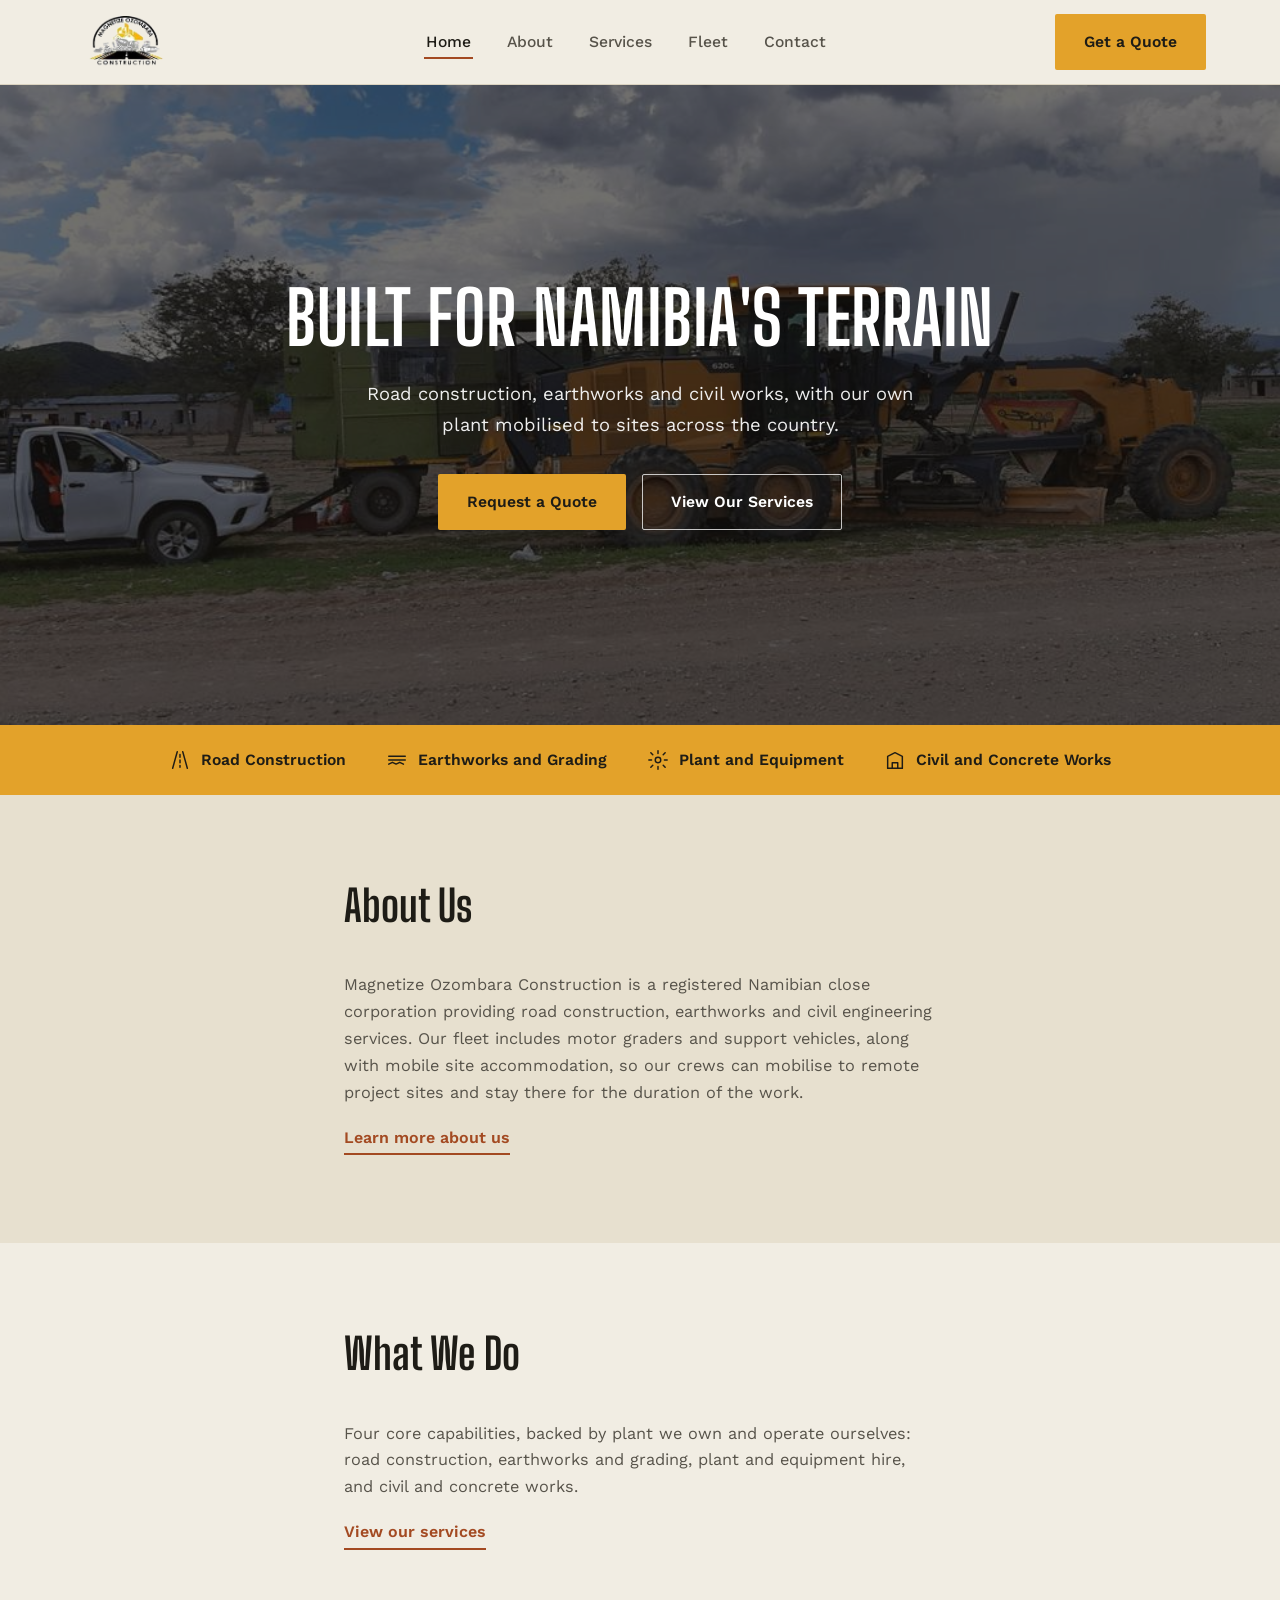
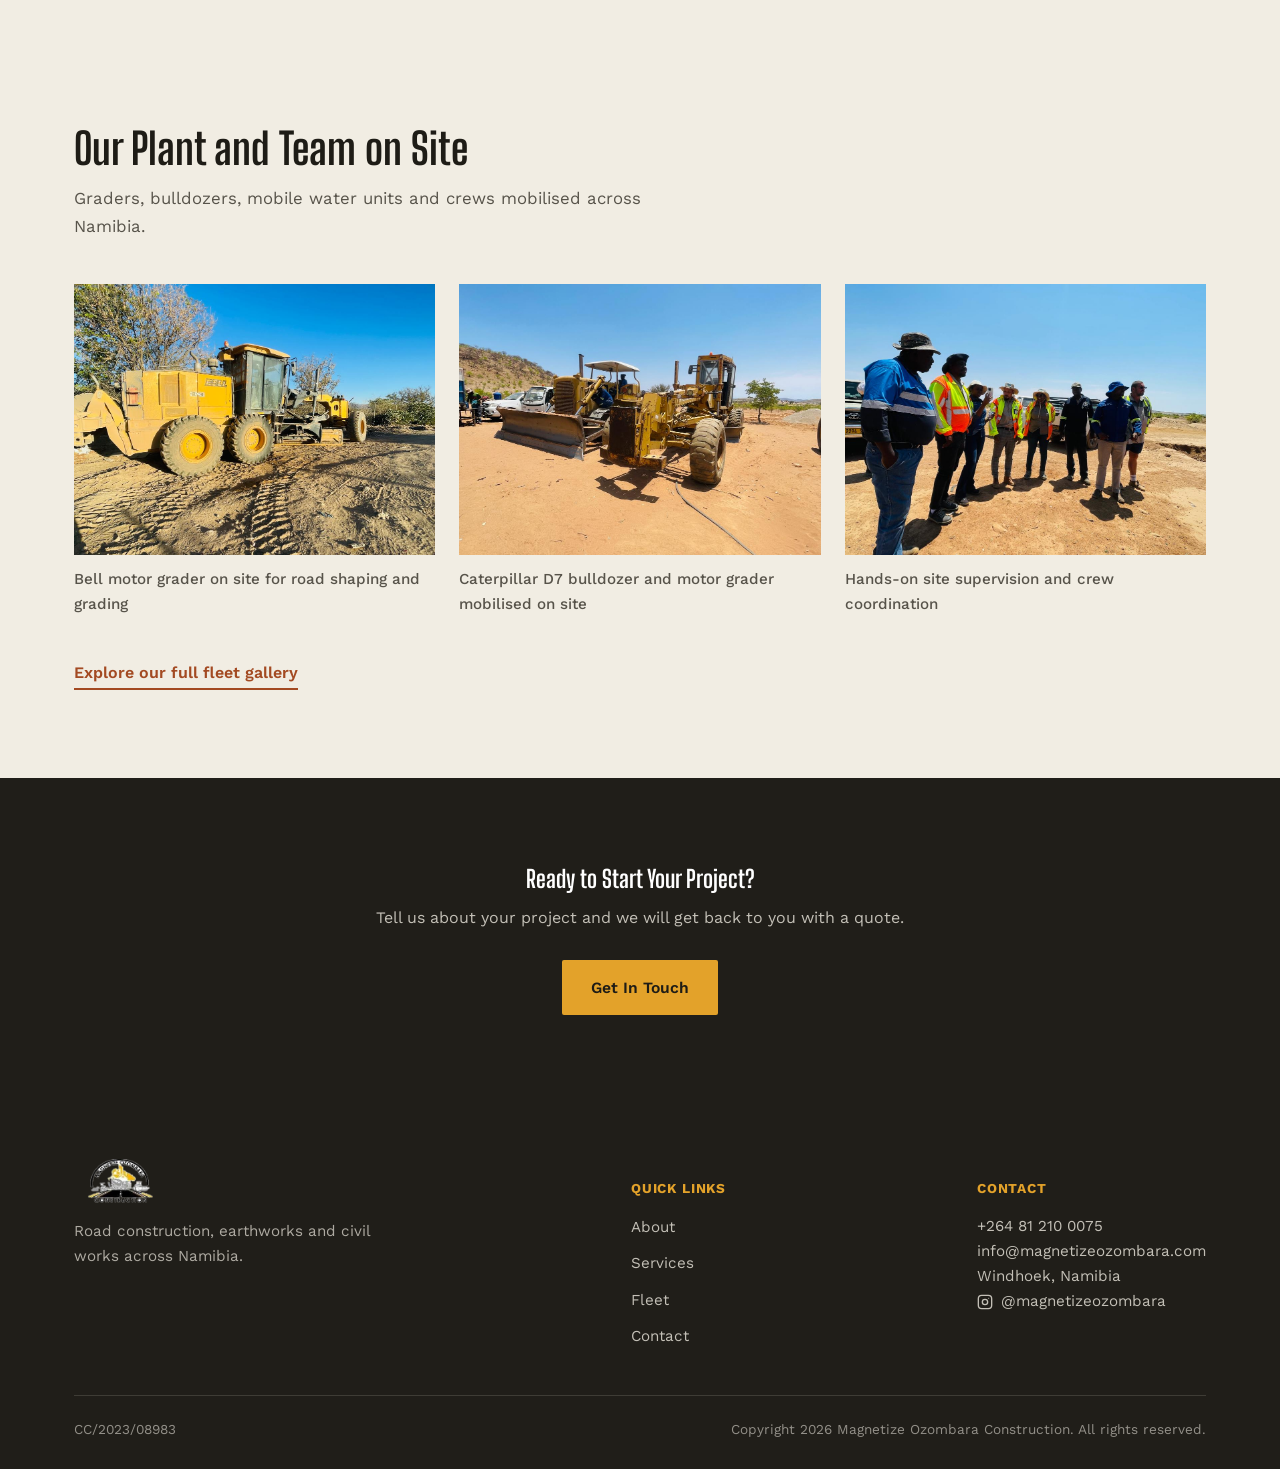
<file: index.html>
<!DOCTYPE html>
<html lang="en">
<head>
<meta charset="UTF-8">
<meta name="viewport" content="width=device-width, initial-scale=1.0">
<title>Magnetize Ozombara Construction | Road Construction and Earthworks in Namibia</title>
<meta name="description" content="Magnetize Ozombara Construction is a registered Namibian close corporation providing road construction, earthworks, plant hire and civil works, mobilised to sites across the country.">
<link rel="icon" type="image/png" href="assets/images/logo.png">
<link rel="preconnect" href="https://fonts.googleapis.com">
<link rel="preconnect" href="https://fonts.gstatic.com" crossorigin>
<link href="https://fonts.googleapis.com/css2?family=Big+Shoulders+Display:wght@600;700;800&family=Work+Sans:wght@400;500;600;700&display=swap" rel="stylesheet">
<link rel="stylesheet" href="assets/css/styles.css">
</head>
<body>

<header class="site-header">
  <div class="container">
    <a href="index.html" class="brand">
      <img src="assets/images/logo.png" alt="Magnetize Ozombara Construction logo">
    </a>
    <nav class="main-nav" aria-label="Primary">
      <ul>
        <li><a href="index.html" class="is-active" aria-current="page">Home</a></li>
        <li><a href="about.html">About</a></li>
        <li><a href="services.html">Services</a></li>
        <li><a href="fleet.html">Fleet</a></li>
        <li><a href="contact.html">Contact</a></li>
      </ul>
    </nav>
    <a href="contact.html" class="btn btn--primary header-cta">Get a Quote</a>
    <button class="nav-toggle" id="navToggle" aria-label="Open menu" aria-expanded="false" aria-controls="mobileNav">
      <svg viewBox="0 0 24 24" fill="none" stroke="currentColor" stroke-width="1.8" stroke-linecap="round"><path d="M3 6h18M3 12h18M3 18h18"/></svg>
    </button>
  </div>
  <nav class="mobile-nav" id="mobileNav" aria-label="Mobile">
    <a href="index.html" class="is-active" aria-current="page">Home</a>
    <a href="about.html">About</a>
    <a href="services.html">Services</a>
    <a href="fleet.html">Fleet</a>
    <a href="contact.html">Contact</a>
    <a href="contact.html" class="btn btn--primary">Get a Quote</a>
  </nav>
</header>

<main>

  <section class="hero hero--home" id="home">
    <div class="hero-inner">
      <h1>Built for Namibia's Terrain</h1>
      <p>Road construction, earthworks and civil works, with our own plant mobilised to sites across the country.</p>
      <div class="hero-actions">
        <a href="contact.html" class="btn btn--primary">Request a Quote</a>
        <a href="services.html" class="btn btn--ghost">View Our Services</a>
      </div>
    </div>
  </section>

  <div class="capability-strip">
    <div class="container">
      <div class="capability-item">
        <svg viewBox="0 0 24 24" fill="none" stroke="currentColor" stroke-width="1.6" stroke-linecap="round" stroke-linejoin="round"><path d="M9 3L4 21"/><path d="M15 3L20 21"/><path d="M12 6v3M12 12v3M12 18v2"/></svg>
        Road Construction
      </div>
      <div class="capability-item">
        <svg viewBox="0 0 24 24" fill="none" stroke="currentColor" stroke-width="1.6" stroke-linecap="round" stroke-linejoin="round"><path d="M3 8h18"/><path d="M3 12h18"/><path d="M3 16.5l4-2 4 2 4-2 4 2"/></svg>
        Earthworks and Grading
      </div>
      <div class="capability-item">
        <svg viewBox="0 0 24 24" fill="none" stroke="currentColor" stroke-width="1.6" stroke-linecap="round" stroke-linejoin="round"><circle cx="12" cy="12" r="3"/><path d="M12 2v3M12 19v3M4.2 4.2l2.1 2.1M17.7 17.7l2.1 2.1M2 12h3M19 12h3M4.2 19.8l2.1-2.1M17.7 6.3l2.1-2.1"/></svg>
        Plant and Equipment
      </div>
      <div class="capability-item">
        <svg viewBox="0 0 24 24" fill="none" stroke="currentColor" stroke-width="1.6" stroke-linecap="round" stroke-linejoin="round"><path d="M4 21V8l8-4 8 4v13"/><path d="M4 21h16"/><path d="M9 21v-6h6v6"/></svg>
        Civil and Concrete Works
      </div>
    </div>
  </div>

  <section class="teaser">
    <div class="container teaser-inner">
      <div class="section-head">
        <h2>About Us</h2>
      </div>
      <p>Magnetize Ozombara Construction is a registered Namibian close corporation providing road construction, earthworks and civil engineering services. Our fleet includes motor graders and support vehicles, along with mobile site accommodation, so our crews can mobilise to remote project sites and stay there for the duration of the work.</p>
      <a href="about.html" class="teaser-link">Learn more about us</a>
    </div>
  </section>

  <section class="teaser">
    <div class="container teaser-inner">
      <div class="section-head">
        <h2>What We Do</h2>
      </div>
      <p>Four core capabilities, backed by plant we own and operate ourselves: road construction, earthworks and grading, plant and equipment hire, and civil and concrete works.</p>
      <a href="services.html" class="teaser-link">View our services</a>
    </div>
  </section>

  <section class="fleet" id="fleet-preview">
    <div class="container">
      <div class="section-head">
        <h2>Our Plant and Team on Site</h2>
        <p>Graders, bulldozers, mobile water units and crews mobilised across Namibia.</p>
      </div>
      <div class="fleet-grid">
        <div class="fleet-item">
          <figure>
            <img src="assets/images/bell-motor-grader.jpg" alt="Bell motor grader parked on sandy earthworks terrain">
          </figure>
          <figcaption>Bell motor grader on site for road shaping and grading</figcaption>
        </div>
        <div class="fleet-item">
          <figure>
            <img src="assets/images/bulldozer-grader-lineup.jpg" alt="Caterpillar D7 bulldozer and motor grader lined up on an earthworks site with support vehicles">
          </figure>
          <figcaption>Caterpillar D7 bulldozer and motor grader mobilised on site</figcaption>
        </div>
        <div class="fleet-item">
          <figure>
            <img src="assets/images/site-team-briefing.jpg" alt="Magnetize Ozombara Construction crew and supervisors in safety gear during a site briefing">
          </figure>
          <figcaption>Hands-on site supervision and crew coordination</figcaption>
        </div>
      </div>
      <div class="fleet-preview-footer">
        <a href="fleet.html" class="teaser-link">Explore our full fleet gallery</a>
      </div>
    </div>
  </section>

  <section class="cta-band">
    <div class="container">
      <h2>Ready to Start Your Project?</h2>
      <p>Tell us about your project and we will get back to you with a quote.</p>
      <a href="contact.html" class="btn btn--primary">Get In Touch</a>
    </div>
  </section>

</main>

<footer class="site-footer">
  <div class="container">
    <div class="footer-top">
      <div class="footer-brand">
        <img src="assets/images/logo.png" alt="Magnetize Ozombara Construction logo">
        <p>Road construction, earthworks and civil works across Namibia.</p>
      </div>
      <div class="footer-links">
        <h4>QUICK LINKS</h4>
        <ul>
          <li><a href="about.html">About</a></li>
          <li><a href="services.html">Services</a></li>
          <li><a href="fleet.html">Fleet</a></li>
          <li><a href="contact.html">Contact</a></li>
        </ul>
      </div>
      <div class="footer-contact">
        <h4>CONTACT</h4>
        <p><a href="tel:+264812100075">+264 81 210 0075</a></p>
        <p><a href="mailto:info@magnetizeozombara.com">info@magnetizeozombara.com</a></p>
        <p>Windhoek, Namibia</p>
        <p><a href="https://www.instagram.com/magnetizeozombara" class="social-link" target="_blank" rel="noopener"><svg width="16" height="16" viewBox="0 0 24 24" fill="none" stroke="currentColor" stroke-width="2" stroke-linecap="round" stroke-linejoin="round" aria-hidden="true"><rect x="2" y="2" width="20" height="20" rx="5"/><circle cx="12" cy="12" r="4"/><circle cx="17.5" cy="6.5" r="0.8" fill="currentColor" stroke="none"/></svg><span>@magnetizeozombara</span></a></p>
      </div>
    </div>
    <div class="footer-bottom">
      <span>CC/2023/08983</span>
      <span>Copyright 2026 Magnetize Ozombara Construction. All rights reserved.</span>
    </div>
  </div>
</footer>

<script src="assets/js/main.js"></script>
</body>
</html>
</file>
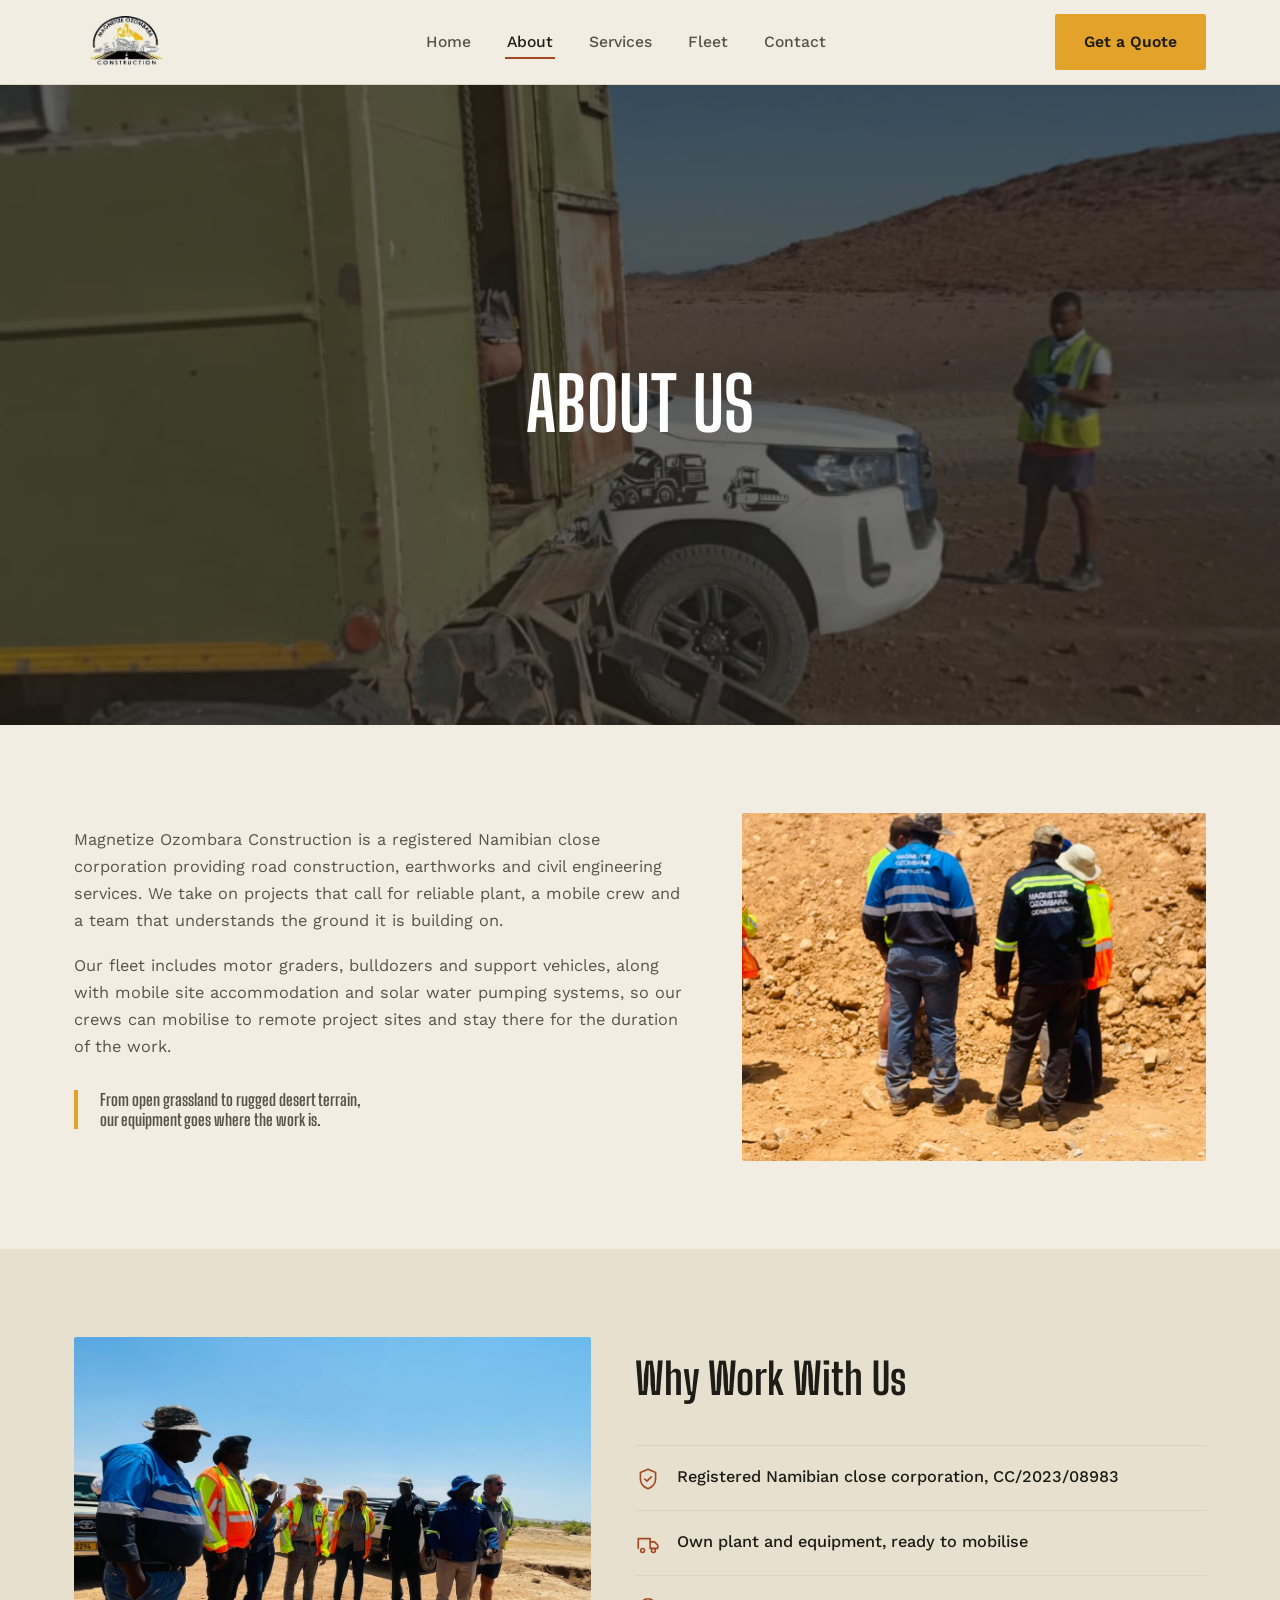
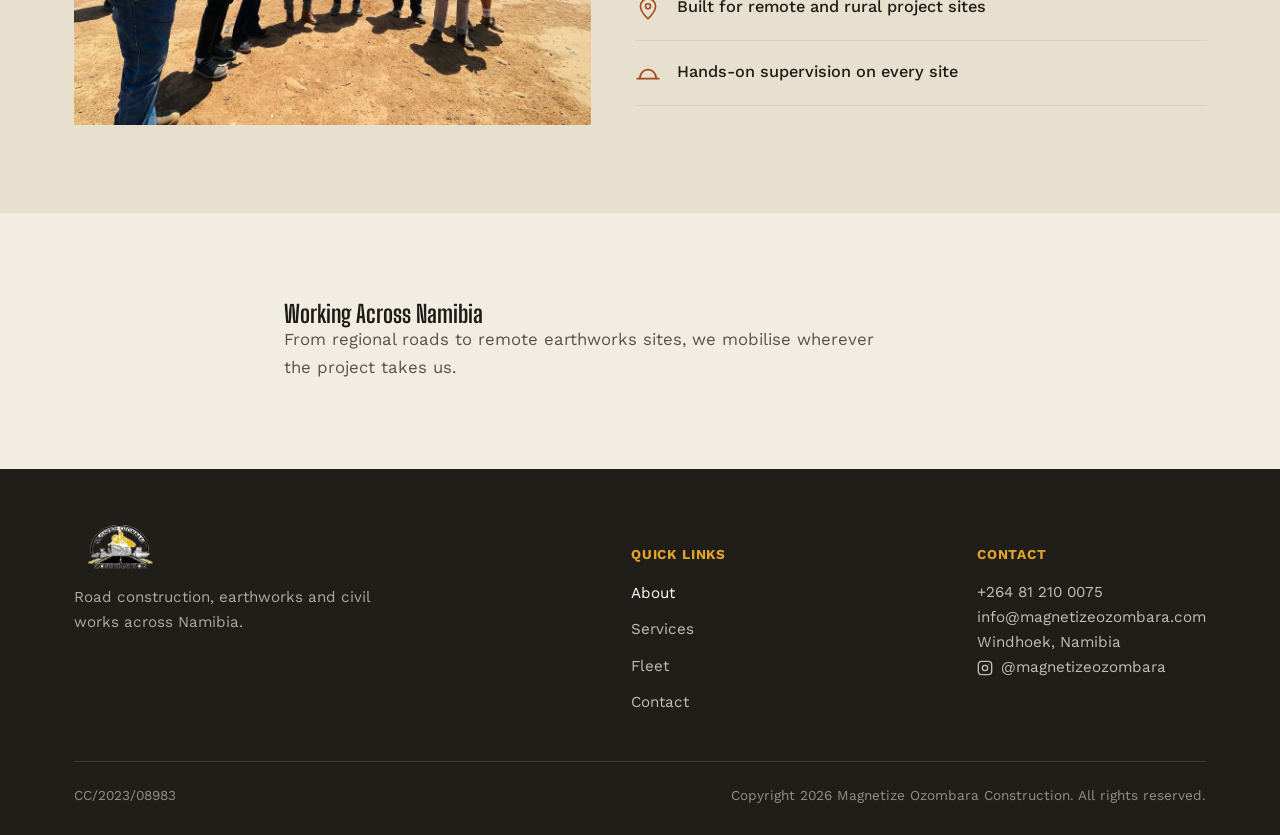
<file: about.html>
<!DOCTYPE html>
<html lang="en">
<head>
<meta charset="UTF-8">
<meta name="viewport" content="width=device-width, initial-scale=1.0">
<title>About Us | Magnetize Ozombara Construction</title>
<meta name="description" content="Magnetize Ozombara Construction is a registered Namibian close corporation providing road construction, earthworks and civil engineering services across Namibia.">
<link rel="icon" type="image/png" href="assets/images/logo.png">
<link rel="preconnect" href="https://fonts.googleapis.com">
<link rel="preconnect" href="https://fonts.gstatic.com" crossorigin>
<link href="https://fonts.googleapis.com/css2?family=Big+Shoulders+Display:wght@600;700;800&family=Work+Sans:wght@400;500;600;700&display=swap" rel="stylesheet">
<link rel="stylesheet" href="assets/css/styles.css">
</head>
<body>

<header class="site-header">
  <div class="container">
    <a href="index.html" class="brand">
      <img src="assets/images/logo.png" alt="Magnetize Ozombara Construction logo">
    </a>
    <nav class="main-nav" aria-label="Primary">
      <ul>
        <li><a href="index.html">Home</a></li>
        <li><a href="about.html" class="is-active" aria-current="page">About</a></li>
        <li><a href="services.html">Services</a></li>
        <li><a href="fleet.html">Fleet</a></li>
        <li><a href="contact.html">Contact</a></li>
      </ul>
    </nav>
    <a href="contact.html" class="btn btn--primary header-cta">Get a Quote</a>
    <button class="nav-toggle" id="navToggle" aria-label="Open menu" aria-expanded="false" aria-controls="mobileNav">
      <svg viewBox="0 0 24 24" fill="none" stroke="currentColor" stroke-width="1.8" stroke-linecap="round"><path d="M3 6h18M3 12h18M3 18h18"/></svg>
    </button>
  </div>
  <nav class="mobile-nav" id="mobileNav" aria-label="Mobile">
    <a href="index.html">Home</a>
    <a href="about.html" class="is-active" aria-current="page">About</a>
    <a href="services.html">Services</a>
    <a href="fleet.html">Fleet</a>
    <a href="contact.html">Contact</a>
    <a href="contact.html" class="btn btn--primary">Get a Quote</a>
  </nav>
</header>

<main>

  <section class="hero hero--about">
    <div class="hero-inner">
      <h1>About Us</h1>
    </div>
  </section>

  <section class="about">
    <div class="container about-grid">
      <div class="about-copy">
        <p>Magnetize Ozombara Construction is a registered Namibian close corporation providing road construction, earthworks and civil engineering services. We take on projects that call for reliable plant, a mobile crew and a team that understands the ground it is building on.</p>
        <p>Our fleet includes motor graders, bulldozers and support vehicles, along with mobile site accommodation and solar water pumping systems, so our crews can mobilise to remote project sites and stay there for the duration of the work.</p>
        <p class="about-statement">From open grassland to rugged desert terrain, our equipment goes where the work is.</p>
      </div>
      <div class="about-photo">
        <img src="assets/images/crew-branded-gear.jpg" alt="Magnetize Ozombara Construction crew members in branded work jackets inspecting earthworks on site">
      </div>
    </div>
  </section>

  <section class="why-us" id="why-us">
    <div class="container why-grid">
      <div class="why-photo">
        <img src="assets/images/site-team-briefing.jpg" alt="Magnetize Ozombara Construction crew and supervisors in high-visibility gear during a site briefing">
      </div>
      <div>
        <div class="section-head">
          <h2>Why Work With Us</h2>
        </div>
        <ul class="why-list">
          <li>
            <svg viewBox="0 0 24 24" fill="none" stroke="currentColor" stroke-width="1.5" stroke-linecap="round" stroke-linejoin="round"><path d="M12 3l7 3v6c0 4.5-3 7.5-7 9-4-1.5-7-4.5-7-9V6l7-3z"/><path d="M9 12l2 2 4-4"/></svg>
            <p>Registered Namibian close corporation, CC/2023/08983</p>
          </li>
          <li>
            <svg viewBox="0 0 24 24" fill="none" stroke="currentColor" stroke-width="1.5" stroke-linecap="round" stroke-linejoin="round"><path d="M3 16V7h11v9"/><path d="M14 10h4l3 3v3h-7"/><circle cx="7" cy="18" r="1.8"/><circle cx="17" cy="18" r="1.8"/></svg>
            <p>Own plant and equipment, ready to mobilise</p>
          </li>
          <li>
            <svg viewBox="0 0 24 24" fill="none" stroke="currentColor" stroke-width="1.5" stroke-linecap="round" stroke-linejoin="round"><path d="M12 21s7-6.5 7-11.5A7 7 0 0 0 5 9.5C5 14.5 12 21 12 21z"/><circle cx="12" cy="9.5" r="2.3"/></svg>
            <p>Built for remote and rural project sites</p>
          </li>
          <li>
            <svg viewBox="0 0 24 24" fill="none" stroke="currentColor" stroke-width="1.6" stroke-linecap="round" stroke-linejoin="round"><path d="M4.5 16.2C4.5 11.3 7.9 8 12 8C16.1 8 19.5 11.3 19.5 16.2"/><path d="M2 16.2h20"/></svg>
            <p>Hands-on supervision on every site</p>
          </li>
        </ul>
      </div>
    </div>
  </section>

  <section class="coverage-text">
    <div class="container">
      <h2>Working Across Namibia</h2>
      <p>From regional roads to remote earthworks sites, we mobilise wherever the project takes us.</p>
    </div>
  </section>

</main>

<footer class="site-footer">
  <div class="container">
    <div class="footer-top">
      <div class="footer-brand">
        <img src="assets/images/logo.png" alt="Magnetize Ozombara Construction logo">
        <p>Road construction, earthworks and civil works across Namibia.</p>
      </div>
      <div class="footer-links">
        <h4>QUICK LINKS</h4>
        <ul>
          <li><a href="about.html" class="is-active">About</a></li>
          <li><a href="services.html">Services</a></li>
          <li><a href="fleet.html">Fleet</a></li>
          <li><a href="contact.html">Contact</a></li>
        </ul>
      </div>
      <div class="footer-contact">
        <h4>CONTACT</h4>
        <p><a href="tel:+264812100075">+264 81 210 0075</a></p>
        <p><a href="mailto:info@magnetizeozombara.com">info@magnetizeozombara.com</a></p>
        <p>Windhoek, Namibia</p>
        <p><a href="https://www.instagram.com/magnetizeozombara" class="social-link" target="_blank" rel="noopener"><svg width="16" height="16" viewBox="0 0 24 24" fill="none" stroke="currentColor" stroke-width="2" stroke-linecap="round" stroke-linejoin="round" aria-hidden="true"><rect x="2" y="2" width="20" height="20" rx="5"/><circle cx="12" cy="12" r="4"/><circle cx="17.5" cy="6.5" r="0.8" fill="currentColor" stroke="none"/></svg><span>@magnetizeozombara</span></a></p>
      </div>
    </div>
    <div class="footer-bottom">
      <span>CC/2023/08983</span>
      <span>Copyright 2026 Magnetize Ozombara Construction. All rights reserved.</span>
    </div>
  </div>
</footer>

<script src="assets/js/main.js"></script>
</body>
</html>
</file>
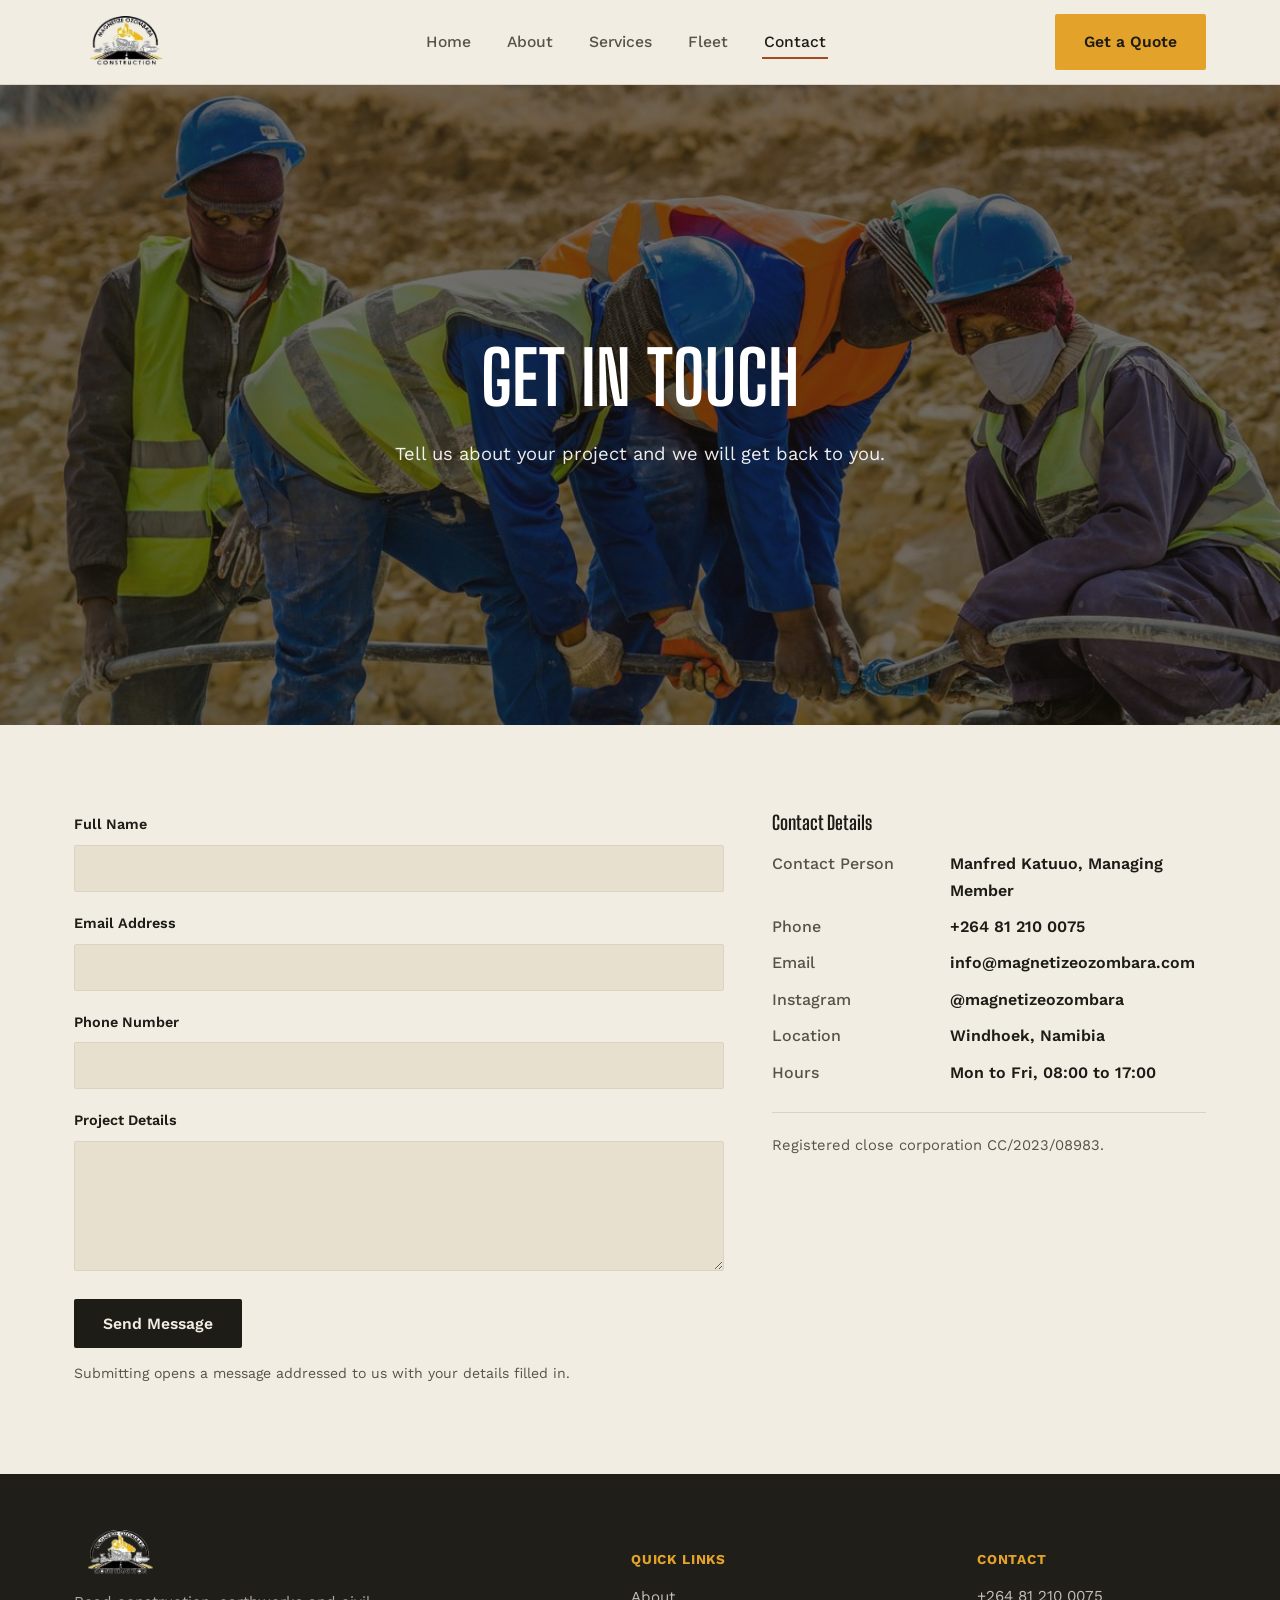
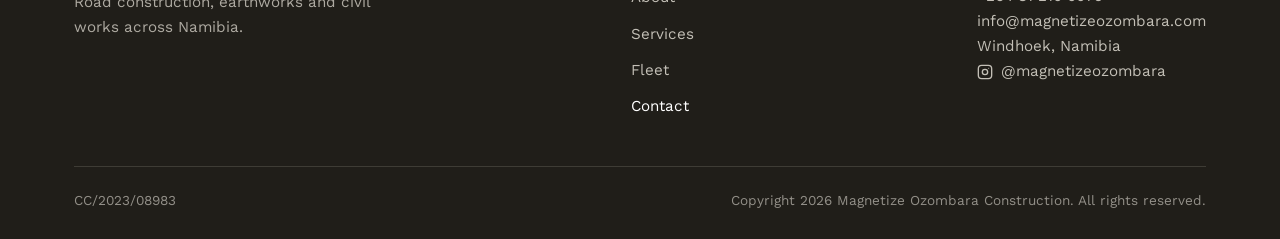
<file: contact.html>
<!DOCTYPE html>
<html lang="en">
<head>
<meta charset="UTF-8">
<meta name="viewport" content="width=device-width, initial-scale=1.0">
<title>Contact | Magnetize Ozombara Construction</title>
<meta name="description" content="Get in touch with Magnetize Ozombara Construction about your road construction, earthworks or civil works project in Namibia.">
<link rel="icon" type="image/png" href="assets/images/logo.png">
<link rel="preconnect" href="https://fonts.googleapis.com">
<link rel="preconnect" href="https://fonts.gstatic.com" crossorigin>
<link href="https://fonts.googleapis.com/css2?family=Big+Shoulders+Display:wght@600;700;800&family=Work+Sans:wght@400;500;600;700&display=swap" rel="stylesheet">
<link rel="stylesheet" href="assets/css/styles.css">
</head>
<body>

<header class="site-header">
  <div class="container">
    <a href="index.html" class="brand">
      <img src="assets/images/logo.png" alt="Magnetize Ozombara Construction logo">
    </a>
    <nav class="main-nav" aria-label="Primary">
      <ul>
        <li><a href="index.html">Home</a></li>
        <li><a href="about.html">About</a></li>
        <li><a href="services.html">Services</a></li>
        <li><a href="fleet.html">Fleet</a></li>
        <li><a href="contact.html" class="is-active" aria-current="page">Contact</a></li>
      </ul>
    </nav>
    <a href="contact.html" class="btn btn--primary header-cta">Get a Quote</a>
    <button class="nav-toggle" id="navToggle" aria-label="Open menu" aria-expanded="false" aria-controls="mobileNav">
      <svg viewBox="0 0 24 24" fill="none" stroke="currentColor" stroke-width="1.8" stroke-linecap="round"><path d="M3 6h18M3 12h18M3 18h18"/></svg>
    </button>
  </div>
  <nav class="mobile-nav" id="mobileNav" aria-label="Mobile">
    <a href="index.html">Home</a>
    <a href="about.html">About</a>
    <a href="services.html">Services</a>
    <a href="fleet.html">Fleet</a>
    <a href="contact.html" class="is-active" aria-current="page">Contact</a>
    <a href="contact.html" class="btn btn--primary">Get a Quote</a>
  </nav>
</header>

<main>

  <section class="hero hero--contact">
    <div class="hero-inner">
      <h1>Get In Touch</h1>
      <p>Tell us about your project and we will get back to you.</p>
    </div>
  </section>

  <section class="contact" id="contact">
    <div class="container contact-grid">
      <div>
        <form id="contactForm">
          <div class="field">
            <label for="name">Full Name</label>
            <input type="text" id="name" name="name" required>
          </div>
          <div class="field">
            <label for="email">Email Address</label>
            <input type="email" id="email" name="email" required>
          </div>
          <div class="field">
            <label for="phone">Phone Number</label>
            <input type="tel" id="phone" name="phone">
          </div>
          <div class="field">
            <label for="message">Project Details</label>
            <textarea id="message" name="message" required></textarea>
          </div>
          <button type="submit" class="btn btn--dark">Send Message</button>
          <p class="form-note">Submitting opens a message addressed to us with your details filled in.</p>
        </form>
        <div class="form-success" id="formSuccess">
          Thank you. Your email application should now be open with your details filled in. Send it across and we will be in touch.
        </div>
      </div>
      <div class="contact-details">
        <h3>Contact Details</h3>
        <dl>
          <dt>Contact Person</dt>
          <dd>Manfred Katuuo, Managing Member</dd>
          <dt>Phone</dt>
          <dd><a href="tel:+264812100075">+264 81 210 0075</a></dd>
          <dt>Email</dt>
          <dd><a href="mailto:info@magnetizeozombara.com">info@magnetizeozombara.com</a></dd>
          <dt>Instagram</dt>
          <dd><a href="https://www.instagram.com/magnetizeozombara" target="_blank" rel="noopener">@magnetizeozombara</a></dd>
          <dt>Location</dt>
          <dd>Windhoek, Namibia</dd>
          <dt>Hours</dt>
          <dd>Mon to Fri, 08:00 to 17:00</dd>
        </dl>
        <p class="reg-note">Registered close corporation CC/2023/08983.</p>
      </div>
    </div>
  </section>

</main>

<footer class="site-footer">
  <div class="container">
    <div class="footer-top">
      <div class="footer-brand">
        <img src="assets/images/logo.png" alt="Magnetize Ozombara Construction logo">
        <p>Road construction, earthworks and civil works across Namibia.</p>
      </div>
      <div class="footer-links">
        <h4>QUICK LINKS</h4>
        <ul>
          <li><a href="about.html">About</a></li>
          <li><a href="services.html">Services</a></li>
          <li><a href="fleet.html">Fleet</a></li>
          <li><a href="contact.html" class="is-active">Contact</a></li>
        </ul>
      </div>
      <div class="footer-contact">
        <h4>CONTACT</h4>
        <p><a href="tel:+264812100075">+264 81 210 0075</a></p>
        <p><a href="mailto:info@magnetizeozombara.com">info@magnetizeozombara.com</a></p>
        <p>Windhoek, Namibia</p>
        <p><a href="https://www.instagram.com/magnetizeozombara" class="social-link" target="_blank" rel="noopener"><svg width="16" height="16" viewBox="0 0 24 24" fill="none" stroke="currentColor" stroke-width="2" stroke-linecap="round" stroke-linejoin="round" aria-hidden="true"><rect x="2" y="2" width="20" height="20" rx="5"/><circle cx="12" cy="12" r="4"/><circle cx="17.5" cy="6.5" r="0.8" fill="currentColor" stroke="none"/></svg><span>@magnetizeozombara</span></a></p>
      </div>
    </div>
    <div class="footer-bottom">
      <span>CC/2023/08983</span>
      <span>Copyright 2026 Magnetize Ozombara Construction. All rights reserved.</span>
    </div>
  </div>
</footer>

<script src="assets/js/main.js"></script>
</body>
</html>
</file>
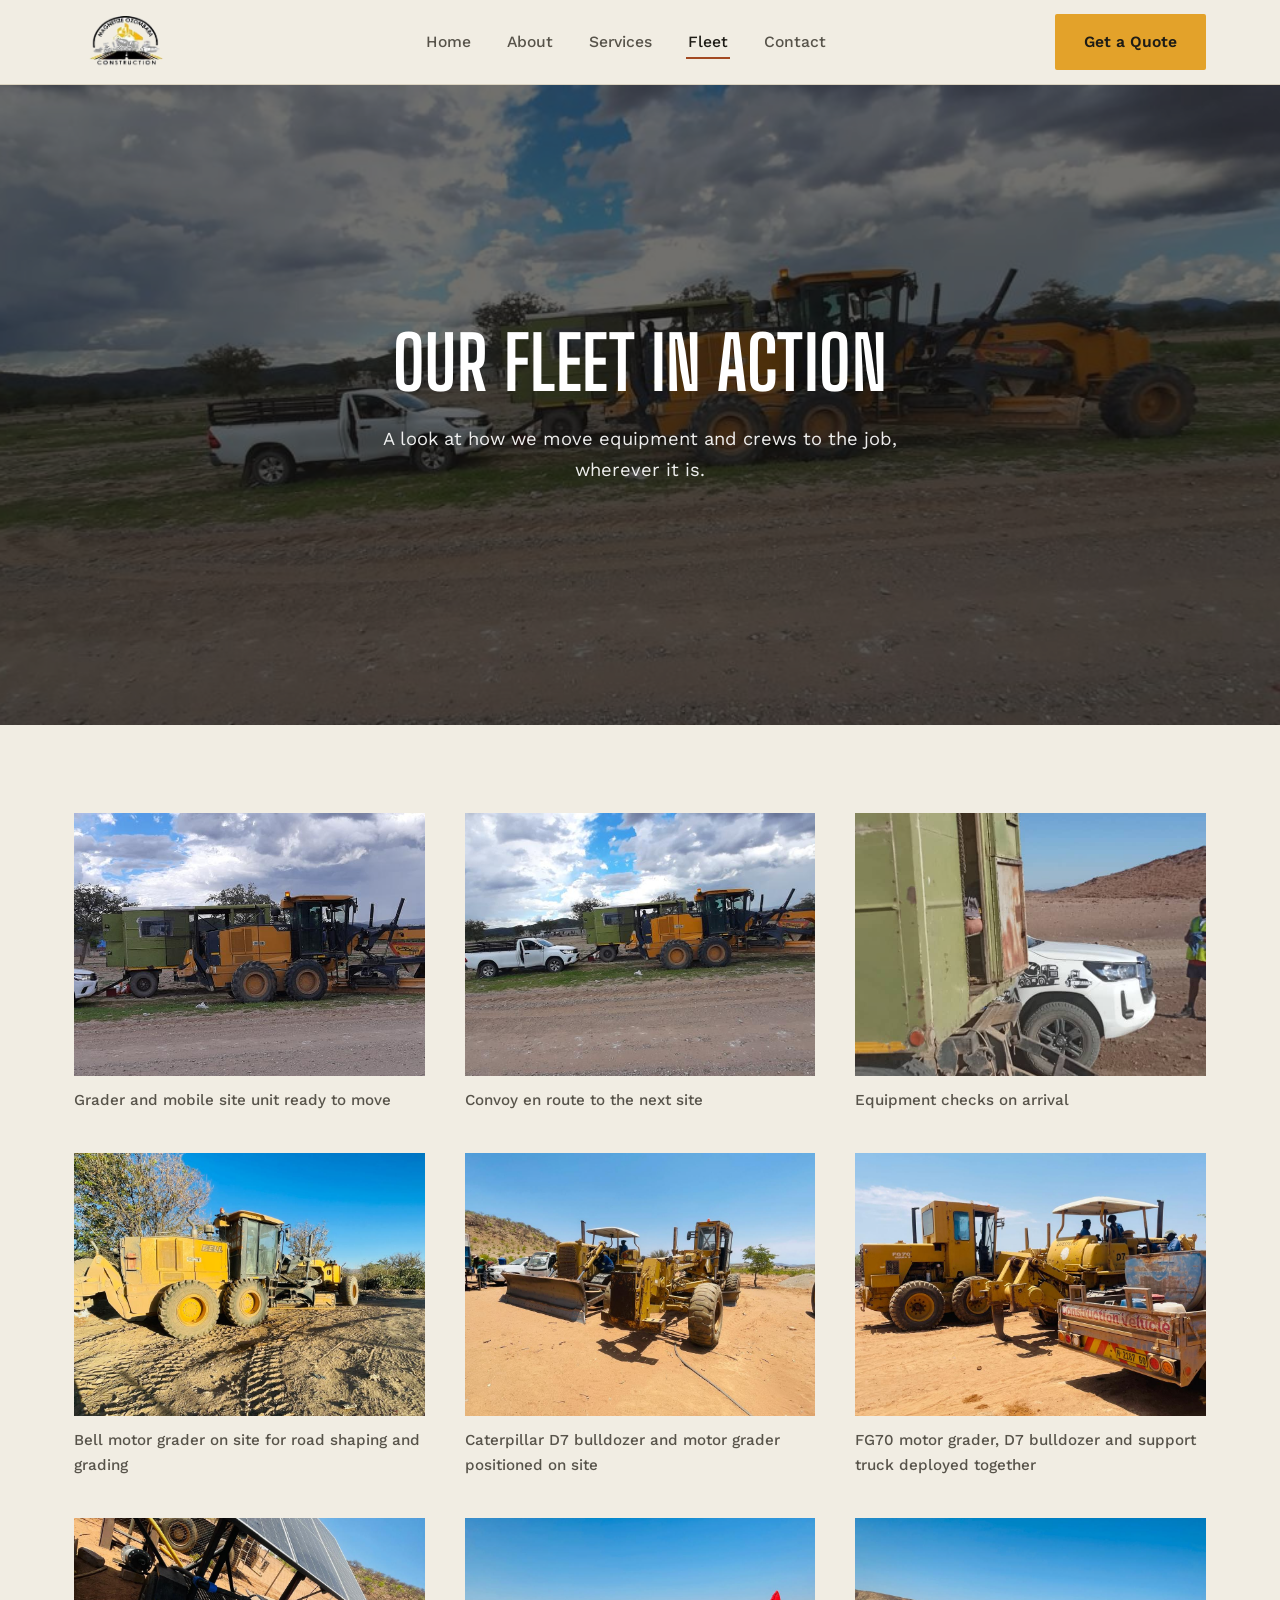
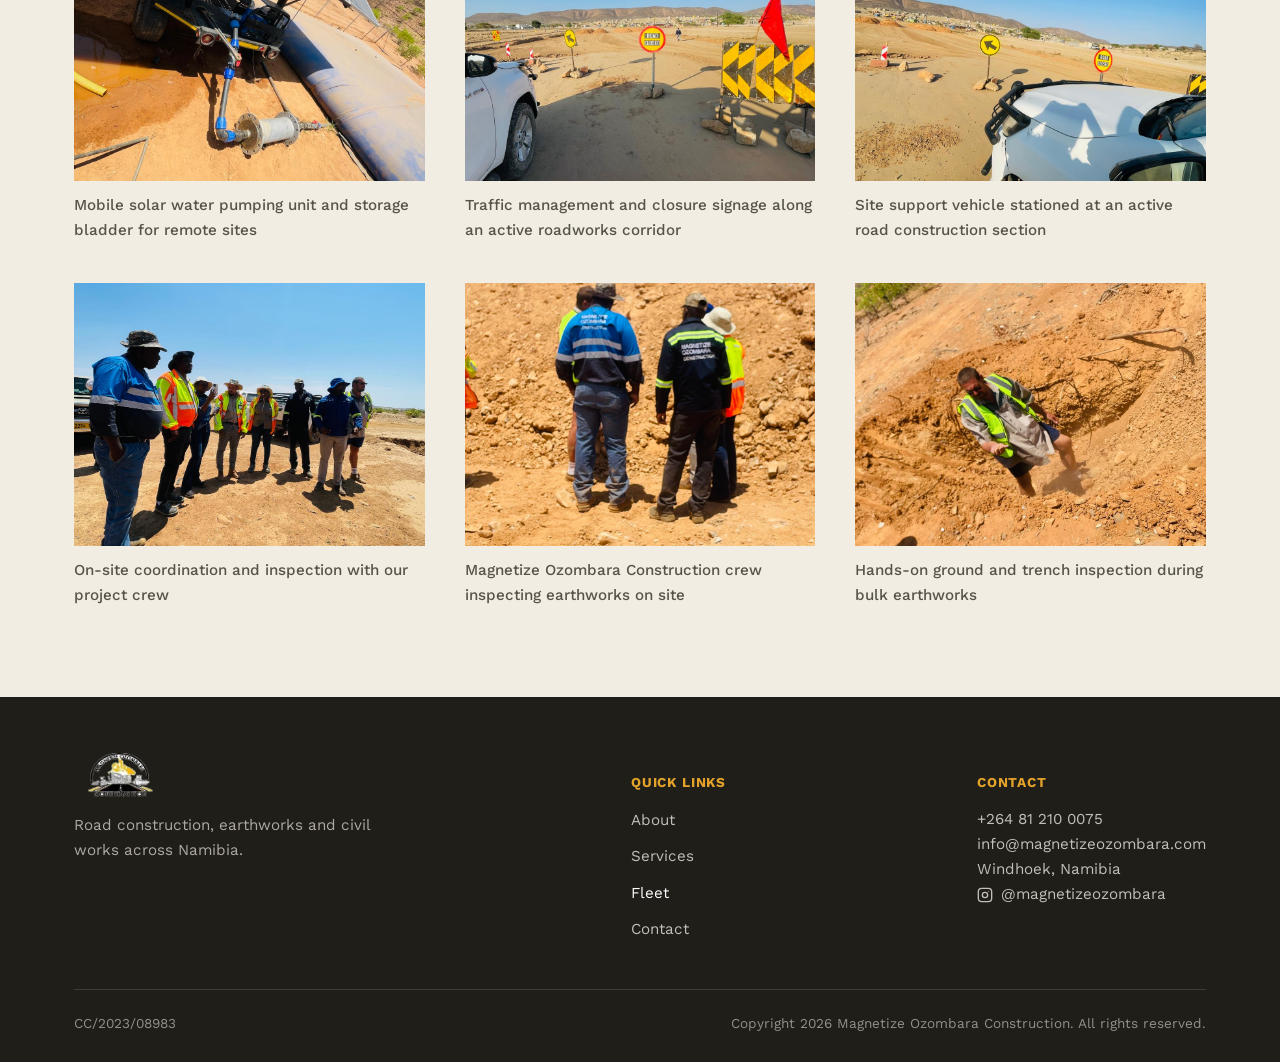
<file: fleet.html>
<!DOCTYPE html>
<html lang="en">
<head>
<meta charset="UTF-8">
<meta name="viewport" content="width=device-width, initial-scale=1.0">
<title>Fleet | Magnetize Ozombara Construction</title>
<meta name="description" content="A look at the plant, vehicles and mobile site accommodation Magnetize Ozombara Construction uses to mobilise across Namibia.">
<link rel="icon" type="image/png" href="assets/images/logo.png">
<link rel="preconnect" href="https://fonts.googleapis.com">
<link rel="preconnect" href="https://fonts.gstatic.com" crossorigin>
<link href="https://fonts.googleapis.com/css2?family=Big+Shoulders+Display:wght@600;700;800&family=Work+Sans:wght@400;500;600;700&display=swap" rel="stylesheet">
<link rel="stylesheet" href="assets/css/styles.css">
</head>
<body>

<header class="site-header">
  <div class="container">
    <a href="index.html" class="brand">
      <img src="assets/images/logo.png" alt="Magnetize Ozombara Construction logo">
    </a>
    <nav class="main-nav" aria-label="Primary">
      <ul>
        <li><a href="index.html">Home</a></li>
        <li><a href="about.html">About</a></li>
        <li><a href="services.html">Services</a></li>
        <li><a href="fleet.html" class="is-active" aria-current="page">Fleet</a></li>
        <li><a href="contact.html">Contact</a></li>
      </ul>
    </nav>
    <a href="contact.html" class="btn btn--primary header-cta">Get a Quote</a>
    <button class="nav-toggle" id="navToggle" aria-label="Open menu" aria-expanded="false" aria-controls="mobileNav">
      <svg viewBox="0 0 24 24" fill="none" stroke="currentColor" stroke-width="1.8" stroke-linecap="round"><path d="M3 6h18M3 12h18M3 18h18"/></svg>
    </button>
  </div>
  <nav class="mobile-nav" id="mobileNav" aria-label="Mobile">
    <a href="index.html">Home</a>
    <a href="about.html">About</a>
    <a href="services.html">Services</a>
    <a href="fleet.html" class="is-active" aria-current="page">Fleet</a>
    <a href="contact.html">Contact</a>
    <a href="contact.html" class="btn btn--primary">Get a Quote</a>
  </nav>
</header>

<main>

  <section class="hero hero--fleet">
    <div class="hero-inner">
      <h1>Our Fleet in Action</h1>
      <p>A look at how we move equipment and crews to the job, wherever it is.</p>
    </div>
  </section>

  <section class="fleet fleet--spacious" id="fleet">
    <div class="container">
      <div class="fleet-grid">
        <div class="fleet-item">
          <figure>
            <img src="assets/images/grader-convoy-sky.jpg" alt="Motor grader and mobile site trailer hitched up and ready to move">
          </figure>
          <figcaption>Grader and mobile site unit ready to move</figcaption>
        </div>
        <div class="fleet-item">
          <figure>
            <img src="assets/images/convoy-gravel-road.jpg" alt="Support vehicle, trailer and grader travelling in convoy on a gravel road">
          </figure>
          <figcaption>Convoy en route to the next site</figcaption>
        </div>
        <div class="fleet-item">
          <figure>
            <img src="assets/images/equipment-check-desert.jpg" alt="Site supervisor checking equipment next to the mobile site trailer in a desert setting">
          </figure>
          <figcaption>Equipment checks on arrival</figcaption>
        </div>
        <div class="fleet-item">
          <figure>
            <img src="assets/images/bell-motor-grader.jpg" alt="Bell motor grader parked on sandy earthworks terrain">
          </figure>
          <figcaption>Bell motor grader on site for road shaping and grading</figcaption>
        </div>
        <div class="fleet-item">
          <figure>
            <img src="assets/images/bulldozer-grader-lineup.jpg" alt="Caterpillar D7 bulldozer and motor grader lined up on an earthworks site with support vehicles">
          </figure>
          <figcaption>Caterpillar D7 bulldozer and motor grader positioned on site</figcaption>
        </div>
        <div class="fleet-item">
          <figure>
            <img src="assets/images/grader-bulldozer-support-truck.jpg" alt="FG70 motor grader, Caterpillar D7 bulldozer and construction support truck with water tank on site">
          </figure>
          <figcaption>FG70 motor grader, D7 bulldozer and support truck deployed together</figcaption>
        </div>
        <div class="fleet-item">
          <figure>
            <img src="assets/images/solar-water-pump-unit.jpg" alt="Mobile solar-powered water pumping trailer and flexible bladder tank on a construction site">
          </figure>
          <figcaption>Mobile solar water pumping unit and storage bladder for remote sites</figcaption>
        </div>
        <div class="fleet-item">
          <figure>
            <img src="assets/images/roadworks-site-signage.jpg" alt="Road closed sign, chevron barrier with red warning flag and graded road corridor">
          </figure>
          <figcaption>Traffic management and closure signage along an active roadworks corridor</figcaption>
        </div>
        <div class="fleet-item">
          <figure>
            <img src="assets/images/road-closure-bakkie.jpg" alt="Support vehicle parked by road closed and directional arrow signs at a roadworks site">
          </figure>
          <figcaption>Site support vehicle stationed at an active road construction section</figcaption>
        </div>
        <div class="fleet-item">
          <figure>
            <img src="assets/images/site-team-briefing.jpg" alt="Magnetize Ozombara Construction crew and supervisors in safety gear during a site briefing">
          </figure>
          <figcaption>On-site coordination and inspection with our project crew</figcaption>
        </div>
        <div class="fleet-item">
          <figure>
            <img src="assets/images/crew-branded-gear.jpg" alt="Crew members wearing Magnetize Ozombara Construction branded work jackets on an earthworks site">
          </figure>
          <figcaption>Magnetize Ozombara Construction crew inspecting earthworks on site</figcaption>
        </div>
        <div class="fleet-item">
          <figure>
            <img src="assets/images/earthworks-inspection.jpg" alt="Site supervisor in high-visibility vest inspecting ground conditions in an earthworks trench">
          </figure>
          <figcaption>Hands-on ground and trench inspection during bulk earthworks</figcaption>
        </div>
      </div>
    </div>
  </section>

</main>

<footer class="site-footer">
  <div class="container">
    <div class="footer-top">
      <div class="footer-brand">
        <img src="assets/images/logo.png" alt="Magnetize Ozombara Construction logo">
        <p>Road construction, earthworks and civil works across Namibia.</p>
      </div>
      <div class="footer-links">
        <h4>QUICK LINKS</h4>
        <ul>
          <li><a href="about.html">About</a></li>
          <li><a href="services.html">Services</a></li>
          <li><a href="fleet.html" class="is-active">Fleet</a></li>
          <li><a href="contact.html">Contact</a></li>
        </ul>
      </div>
      <div class="footer-contact">
        <h4>CONTACT</h4>
        <p><a href="tel:+264812100075">+264 81 210 0075</a></p>
        <p><a href="mailto:info@magnetizeozombara.com">info@magnetizeozombara.com</a></p>
        <p>Windhoek, Namibia</p>
        <p><a href="https://www.instagram.com/magnetizeozombara" class="social-link" target="_blank" rel="noopener"><svg width="16" height="16" viewBox="0 0 24 24" fill="none" stroke="currentColor" stroke-width="2" stroke-linecap="round" stroke-linejoin="round" aria-hidden="true"><rect x="2" y="2" width="20" height="20" rx="5"/><circle cx="12" cy="12" r="4"/><circle cx="17.5" cy="6.5" r="0.8" fill="currentColor" stroke="none"/></svg><span>@magnetizeozombara</span></a></p>
      </div>
    </div>
    <div class="footer-bottom">
      <span>CC/2023/08983</span>
      <span>Copyright 2026 Magnetize Ozombara Construction. All rights reserved.</span>
    </div>
  </div>
</footer>

<script src="assets/js/main.js"></script>
</body>
</html>
</file>
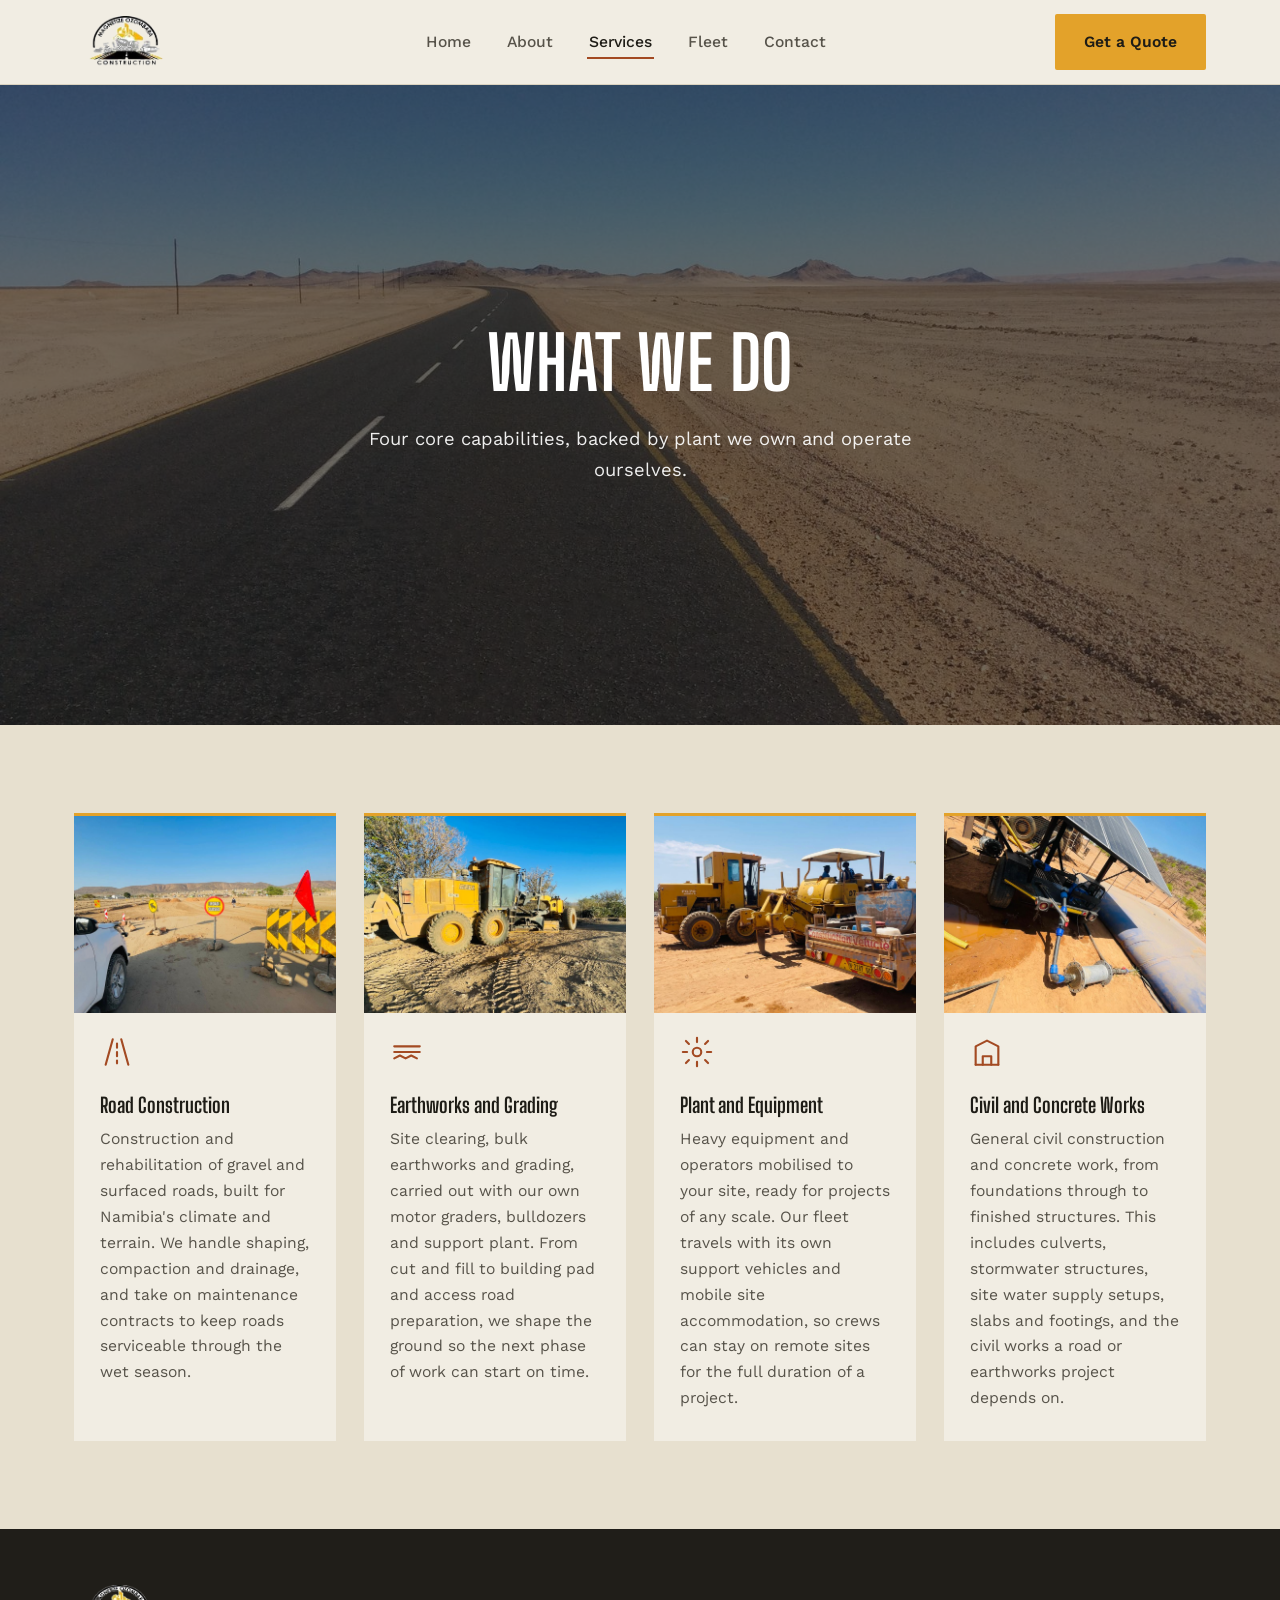
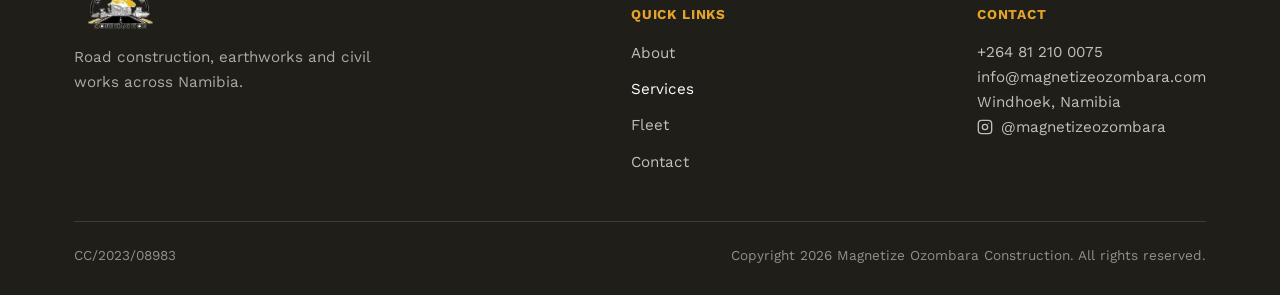
<file: services.html>
<!DOCTYPE html>
<html lang="en">
<head>
<meta charset="UTF-8">
<meta name="viewport" content="width=device-width, initial-scale=1.0">
<title>Services | Magnetize Ozombara Construction</title>
<meta name="description" content="Road construction, earthworks and grading, plant and equipment hire, and civil and concrete works from Magnetize Ozombara Construction.">
<link rel="icon" type="image/png" href="assets/images/logo.png">
<link rel="preconnect" href="https://fonts.googleapis.com">
<link rel="preconnect" href="https://fonts.gstatic.com" crossorigin>
<link href="https://fonts.googleapis.com/css2?family=Big+Shoulders+Display:wght@600;700;800&family=Work+Sans:wght@400;500;600;700&display=swap" rel="stylesheet">
<link rel="stylesheet" href="assets/css/styles.css">
</head>
<body>

<header class="site-header">
  <div class="container">
    <a href="index.html" class="brand">
      <img src="assets/images/logo.png" alt="Magnetize Ozombara Construction logo">
    </a>
    <nav class="main-nav" aria-label="Primary">
      <ul>
        <li><a href="index.html">Home</a></li>
        <li><a href="about.html">About</a></li>
        <li><a href="services.html" class="is-active" aria-current="page">Services</a></li>
        <li><a href="fleet.html">Fleet</a></li>
        <li><a href="contact.html">Contact</a></li>
      </ul>
    </nav>
    <a href="contact.html" class="btn btn--primary header-cta">Get a Quote</a>
    <button class="nav-toggle" id="navToggle" aria-label="Open menu" aria-expanded="false" aria-controls="mobileNav">
      <svg viewBox="0 0 24 24" fill="none" stroke="currentColor" stroke-width="1.8" stroke-linecap="round"><path d="M3 6h18M3 12h18M3 18h18"/></svg>
    </button>
  </div>
  <nav class="mobile-nav" id="mobileNav" aria-label="Mobile">
    <a href="index.html">Home</a>
    <a href="about.html">About</a>
    <a href="services.html" class="is-active" aria-current="page">Services</a>
    <a href="fleet.html">Fleet</a>
    <a href="contact.html">Contact</a>
    <a href="contact.html" class="btn btn--primary">Get a Quote</a>
  </nav>
</header>

<main>

  <section class="hero hero--services">
    <div class="hero-inner">
      <h1>What We Do</h1>
      <p>Four core capabilities, backed by plant we own and operate ourselves.</p>
    </div>
  </section>

  <section class="services">
    <div class="container">
      <div class="services-grid">
        <div class="service-card">
          <div class="service-card-media">
            <img src="assets/images/roadworks-site-signage.jpg" alt="Road closed sign, chevron barrier with red warning flag and graded road corridor">
          </div>
          <svg viewBox="0 0 24 24" fill="none" stroke="currentColor" stroke-width="1.5" stroke-linecap="round" stroke-linejoin="round"><path d="M9 3L4 21"/><path d="M15 3L20 21"/><path d="M12 6v3M12 12v3M12 18v2"/></svg>
          <h3>Road Construction</h3>
          <p>Construction and rehabilitation of gravel and surfaced roads, built for Namibia's climate and terrain. We handle shaping, compaction and drainage, and take on maintenance contracts to keep roads serviceable through the wet season.</p>
        </div>
        <div class="service-card">
          <div class="service-card-media">
            <img src="assets/images/bell-motor-grader.jpg" alt="Bell motor grader parked on sandy earthworks terrain">
          </div>
          <svg viewBox="0 0 24 24" fill="none" stroke="currentColor" stroke-width="1.5" stroke-linecap="round" stroke-linejoin="round"><path d="M3 8h18"/><path d="M3 12h18"/><path d="M3 16.5l4-2 4 2 4-2 4 2"/></svg>
          <h3>Earthworks and Grading</h3>
          <p>Site clearing, bulk earthworks and grading, carried out with our own motor graders, bulldozers and support plant. From cut and fill to building pad and access road preparation, we shape the ground so the next phase of work can start on time.</p>
        </div>
        <div class="service-card">
          <div class="service-card-media">
            <img src="assets/images/grader-bulldozer-support-truck.jpg" alt="FG70 motor grader, Caterpillar D7 bulldozer and construction support truck with water tank on site">
          </div>
          <svg viewBox="0 0 24 24" fill="none" stroke="currentColor" stroke-width="1.5" stroke-linecap="round" stroke-linejoin="round"><circle cx="12" cy="12" r="3"/><path d="M12 2v3M12 19v3M4.2 4.2l2.1 2.1M17.7 17.7l2.1 2.1M2 12h3M19 12h3M4.2 19.8l2.1-2.1M17.7 6.3l2.1-2.1"/></svg>
          <h3>Plant and Equipment</h3>
          <p>Heavy equipment and operators mobilised to your site, ready for projects of any scale. Our fleet travels with its own support vehicles and mobile site accommodation, so crews can stay on remote sites for the full duration of a project.</p>
        </div>
        <div class="service-card">
          <div class="service-card-media">
            <img src="assets/images/solar-water-pump-unit.jpg" alt="Mobile solar-powered water pumping trailer and flexible bladder tank on a construction site">
          </div>
          <svg viewBox="0 0 24 24" fill="none" stroke="currentColor" stroke-width="1.5" stroke-linecap="round" stroke-linejoin="round"><path d="M4 21V8l8-4 8 4v13"/><path d="M4 21h16"/><path d="M9 21v-6h6v6"/></svg>
          <h3>Civil and Concrete Works</h3>
          <p>General civil construction and concrete work, from foundations through to finished structures. This includes culverts, stormwater structures, site water supply setups, slabs and footings, and the civil works a road or earthworks project depends on.</p>
        </div>
      </div>
    </div>
  </section>

</main>

<footer class="site-footer">
  <div class="container">
    <div class="footer-top">
      <div class="footer-brand">
        <img src="assets/images/logo.png" alt="Magnetize Ozombara Construction logo">
        <p>Road construction, earthworks and civil works across Namibia.</p>
      </div>
      <div class="footer-links">
        <h4>QUICK LINKS</h4>
        <ul>
          <li><a href="about.html">About</a></li>
          <li><a href="services.html" class="is-active">Services</a></li>
          <li><a href="fleet.html">Fleet</a></li>
          <li><a href="contact.html">Contact</a></li>
        </ul>
      </div>
      <div class="footer-contact">
        <h4>CONTACT</h4>
        <p><a href="tel:+264812100075">+264 81 210 0075</a></p>
        <p><a href="mailto:info@magnetizeozombara.com">info@magnetizeozombara.com</a></p>
        <p>Windhoek, Namibia</p>
        <p><a href="https://www.instagram.com/magnetizeozombara" class="social-link" target="_blank" rel="noopener"><svg width="16" height="16" viewBox="0 0 24 24" fill="none" stroke="currentColor" stroke-width="2" stroke-linecap="round" stroke-linejoin="round" aria-hidden="true"><rect x="2" y="2" width="20" height="20" rx="5"/><circle cx="12" cy="12" r="4"/><circle cx="17.5" cy="6.5" r="0.8" fill="currentColor" stroke="none"/></svg><span>@magnetizeozombara</span></a></p>
      </div>
    </div>
    <div class="footer-bottom">
      <span>CC/2023/08983</span>
      <span>Copyright 2026 Magnetize Ozombara Construction. All rights reserved.</span>
    </div>
  </div>
</footer>

<script src="assets/js/main.js"></script>
</body>
</html>
</file>
<file: assets/css/styles.css>
:root {
  --paper: #F1EDE3;
  --paper-deep: #E7E0CF;
  --ink: #1E1C16;
  --ink-soft: #57534A;
  --amber: #E3A22A;
  --amber-deep: #A9721A;
  --rust: #A34A22;
  --charcoal: #201E19;
  --line: #DBD3C0;
  --white: #FFFFFF;
  --font-display: 'Big Shoulders Display', sans-serif;
  --font-body: 'Work Sans', sans-serif;
  --max-width: 1180px;
}

* { box-sizing: border-box; }
html, body, h1, h2, h3, p, ul, figure { margin: 0; padding: 0; }
html { scroll-behavior: smooth; }

body {
  font-family: var(--font-body);
  color: var(--ink);
  background: var(--paper);
  line-height: 1.65;
  -webkit-font-smoothing: antialiased;
}

img { max-width: 100%; display: block; }
a { color: inherit; text-decoration: none; }
ul { list-style: none; }
button { font-family: inherit; cursor: pointer; }

.container {
  max-width: var(--max-width);
  margin: 0 auto;
  padding: 0 24px;
}

h1, h2, h3 {
  font-family: var(--font-display);
  font-weight: 700;
  line-height: 1.05;
  color: var(--ink);
}

p { max-width: 62ch; }

.eyebrow-free-heading { font-size: clamp(1.9rem, 3.4vw, 2.6rem); }

a:focus-visible,
button:focus-visible,
input:focus-visible,
textarea:focus-visible {
  outline: 3px solid var(--rust);
  outline-offset: 2px;
}

/* Buttons */
.btn {
  display: inline-flex;
  align-items: center;
  justify-content: center;
  padding: 14px 28px;
  font-family: var(--font-body);
  font-weight: 600;
  font-size: 0.98rem;
  border-radius: 2px;
  border: 1.5px solid transparent;
  transition: background-color 0.18s ease, color 0.18s ease, border-color 0.18s ease;
}
.btn--primary {
  background: var(--amber);
  color: var(--ink);
}
.btn--primary:hover { background: var(--amber-deep); color: var(--white); }
.btn--ghost {
  background: transparent;
  border-color: rgba(255,255,255,0.75);
  color: var(--white);
}
.btn--ghost:hover { background: rgba(255,255,255,0.14); }
.btn--dark {
  background: var(--ink);
  color: var(--paper);
}
.btn--dark:hover { background: var(--charcoal); }

/* Header */
.site-header {
  position: sticky;
  top: 0;
  z-index: 50;
  background: var(--paper);
  border-bottom: 1px solid var(--line);
}
.site-header .container {
  display: flex;
  align-items: center;
  justify-content: space-between;
  height: 84px;
}
.brand img { height: 52px; width: auto; }
.brand { display: flex; align-items: center; gap: 12px; }

.main-nav { display: none; }
.main-nav ul { display: flex; gap: 32px; }
.main-nav a {
  font-weight: 500;
  font-size: 0.98rem;
  color: var(--ink-soft);
  padding: 6px 2px;
  border-bottom: 2px solid transparent;
  transition: color 0.15s ease, border-color 0.15s ease;
}
.main-nav a:hover { color: var(--ink); border-color: var(--amber); }
.main-nav a.is-active { color: var(--ink); border-color: var(--rust); }

.header-cta { display: none; }

.nav-toggle {
  background: none;
  border: none;
  padding: 8px;
  color: var(--ink);
}
.nav-toggle svg { width: 28px; height: 28px; }

.mobile-nav {
  display: none;
  flex-direction: column;
  background: var(--paper);
  border-bottom: 1px solid var(--line);
  padding: 8px 24px 24px;
}
.mobile-nav.is-open { display: flex; }
.mobile-nav a {
  padding: 14px 0;
  border-bottom: 1px solid var(--line);
  font-weight: 500;
  color: var(--ink);
}
.mobile-nav a.is-active { color: var(--rust); }
.mobile-nav .btn { margin-top: 16px; width: 100%; }

@media (min-width: 900px) {
  .main-nav { display: block; }
  .header-cta { display: inline-flex; }
  .nav-toggle { display: none; }
  .mobile-nav { display: none !important; }
}

/* Hero */
.hero {
  position: relative;
  min-height: 640px;
  display: flex;
  align-items: center;
  justify-content: center;
  text-align: center;
  background-size: cover;
  background-position: center 62%;
  overflow: hidden;
}
.hero::before {
  content: "";
  position: absolute;
  inset: 0;
  background-color: rgba(19,17,13,0.6);
}
.hero-inner {
  position: relative;
  z-index: 2;
  max-width: 760px;
  padding: 0 24px;
  color: var(--white);
  animation: hero-in 0.7s ease-out;
}
@keyframes hero-in {
  from { transform: translateY(14px); }
  to { transform: translateY(0); }
}
.hero h1 {
  font-size: clamp(2.6rem, 6.4vw, 4.6rem);
  letter-spacing: 0.5px;
  text-transform: uppercase;
  color: var(--white);
}
.hero p {
  max-width: 52ch;
  margin: 22px auto 0;
  font-size: 1.15rem;
  color: rgba(255,255,255,0.92);
}
.hero-actions {
  margin-top: 34px;
  display: flex;
  gap: 16px;
  justify-content: center;
  flex-wrap: wrap;
}

@media (prefers-reduced-motion: reduce) {
  .hero-inner { animation: none; opacity: 1; transform: none; }
  html { scroll-behavior: auto; }
}

/* Hero backgrounds per page */
.hero--home { background-image: url('../images/grader-convoy-sky.jpg'); }
.hero--about { background-image: url('../images/equipment-check-desert.jpg'); }
.hero--services { background-image: url('../images/namibia-desert-road.jpg'); }
.hero--fleet { background-image: url('../images/convoy-gravel-road.jpg'); }
.hero--contact { background-image: url('../images/construction-crew.jpg'); }

/* Capability strip */
.capability-strip {
  background: var(--amber);
}
.capability-strip .container {
  display: flex;
  flex-wrap: wrap;
  gap: 20px 40px;
  padding-top: 22px;
  padding-bottom: 22px;
  justify-content: center;
}
.capability-item {
  display: flex;
  align-items: center;
  gap: 10px;
  font-weight: 600;
  font-size: 0.98rem;
  color: var(--ink);
}
.capability-item svg { width: 22px; height: 22px; flex-shrink: 0; }

/* Generic section spacing */
section { padding: 88px 0; }
.section-head { max-width: 640px; margin-bottom: 44px; }
.section-head h2 { font-size: clamp(1.9rem, 3.6vw, 2.7rem); }
.section-head p { margin-top: 14px; color: var(--ink-soft); font-size: 1.05rem; }

/* About */
.about { background: var(--paper); }
.about-grid {
  display: grid;
  gap: 40px;
  align-items: center;
}
.about-copy p { color: var(--ink-soft); margin-bottom: 18px; font-size: 1.02rem; }
.about-statement {
  font-family: var(--font-display);
  font-weight: 700;
  font-size: clamp(1.5rem, 3vw, 2.05rem);
  line-height: 1.18;
  color: var(--ink);
  border-left: 4px solid var(--amber);
  padding-left: 22px;
  margin-top: 30px;
  max-width: 44ch;
}
.about-photo img,
.why-photo img {
  width: 100%;
  aspect-ratio: 4 / 3;
  object-fit: cover;
  border-radius: 2px;
}
@media (min-width: 900px) {
  .about-grid { grid-template-columns: 1.15fr 0.85fr; }
}

/* Teasers (home) */
.teaser { background: var(--paper-deep); }
.teaser + .teaser { background: var(--paper); }
.teaser-inner { max-width: 640px; }
.teaser-inner p { color: var(--ink-soft); font-size: 1.02rem; margin-bottom: 8px; }
.teaser-link {
  display: inline-block;
  margin-top: 10px;
  font-weight: 600;
  color: var(--rust);
  border-bottom: 2px solid var(--rust);
  padding-bottom: 2px;
}
.teaser-link:hover { color: var(--amber-deep); border-color: var(--amber-deep); }

/* Call to action band */
.cta-band {
  background: var(--charcoal);
  color: var(--white);
  text-align: center;
}
.cta-band h2 { color: var(--white); }
.cta-band p { color: rgba(241,237,227,0.78); margin: 14px auto 0; }
.cta-band .btn { margin-top: 28px; }

/* Services */
.services { background: var(--paper-deep); }
.services-grid {
  display: grid;
  gap: 28px;
  grid-template-columns: 1fr;
}
.service-card {
  background: var(--paper);
  border-top: 3px solid var(--amber);
  padding: 30px 26px;
}
.service-card-media {
  margin: -30px -26px 22px;
  overflow: hidden;
}
.service-card-media img {
  width: 100%;
  aspect-ratio: 4 / 3;
  object-fit: cover;
}
.service-card svg {
  width: 34px;
  height: 34px;
  color: var(--rust);
  margin-bottom: 18px;
}
.service-card h3 { font-size: 1.28rem; margin-bottom: 10px; }
.service-card p { color: var(--ink-soft); font-size: 0.98rem; max-width: 40ch; }

@media (min-width: 640px) {
  .services-grid { grid-template-columns: repeat(2, 1fr); }
}
@media (min-width: 1000px) {
  .services-grid { grid-template-columns: repeat(4, 1fr); }
}

/* Fleet gallery */
.fleet { background: var(--paper); }
.fleet-grid {
  display: grid;
  gap: 24px;
  grid-template-columns: 1fr;
}
.fleet-item figure { overflow: hidden; }
.fleet-item img {
  width: 100%;
  aspect-ratio: 4 / 3;
  object-fit: cover;
}
.fleet-item figcaption {
  margin-top: 12px;
  font-weight: 500;
  color: var(--ink-soft);
  font-size: 0.95rem;
}
@media (min-width: 800px) {
  .fleet-grid { grid-template-columns: repeat(3, 1fr); }
}
@media (min-width: 640px) {
  .fleet--spacious .fleet-grid { gap: 40px; }
}
.fleet-preview-footer {
  margin-top: 32px;
}

/* Why us */
.why-us { background: var(--paper-deep); }
.why-grid {
  display: grid;
  gap: 44px;
  align-items: center;
}
@media (min-width: 900px) {
  .why-grid { grid-template-columns: 0.95fr 1.05fr; }
}
.why-list li {
  display: flex;
  gap: 16px;
  padding: 18px 0;
  border-top: 1px solid var(--line);
}
.why-list li:last-child { border-bottom: 1px solid var(--line); }
.why-list svg { width: 26px; height: 26px; color: var(--rust); flex-shrink: 0; margin-top: 2px; }
.why-list p { color: var(--ink); font-weight: 500; font-size: 1.02rem; }

/* Working across Namibia closing text section */
.coverage-text { background: var(--paper); }
.coverage-text .container { max-width: 760px; }
.coverage-text p { color: var(--ink-soft); font-size: 1.05rem; }

/* Contact */
.contact { background: var(--paper); }
.contact-grid {
  display: grid;
  gap: 48px;
}
.field { margin-bottom: 20px; }
.field label {
  display: block;
  font-weight: 600;
  font-size: 0.9rem;
  margin-bottom: 8px;
  color: var(--ink);
}
.field input,
.field textarea {
  width: 100%;
  padding: 13px 14px;
  background: var(--paper-deep);
  border: 1px solid var(--line);
  border-radius: 2px;
  font-family: var(--font-body);
  font-size: 1rem;
  color: var(--ink);
}
.field textarea { resize: vertical; min-height: 130px; }
.form-note {
  margin-top: 14px;
  font-size: 0.88rem;
  color: var(--ink-soft);
}
.form-success {
  display: none;
  background: var(--paper-deep);
  border-left: 4px solid var(--amber);
  padding: 20px 22px;
  font-weight: 500;
}
.form-success.is-visible { display: block; }

.contact-details h3 { font-size: 1.2rem; margin-bottom: 18px; }
.contact-details dl {
  display: grid;
  grid-template-columns: auto 1fr;
  gap: 10px 16px;
  font-size: 1rem;
}
.contact-details dt { color: var(--ink-soft); font-weight: 500; }
.contact-details dd { color: var(--ink); font-weight: 600; }
.contact-details .reg-note {
  margin-top: 26px;
  padding-top: 20px;
  border-top: 1px solid var(--line);
  font-size: 0.92rem;
  color: var(--ink-soft);
}

@media (min-width: 900px) {
  .contact-grid { grid-template-columns: 1.2fr 0.8fr; }
}

/* Footer */
.site-footer {
  background: var(--charcoal);
  color: rgba(241,237,227,0.82);
  padding: 56px 0 28px;
}
.footer-top {
  display: flex;
  flex-wrap: wrap;
  gap: 40px;
  justify-content: space-between;
  padding-bottom: 36px;
  border-bottom: 1px solid rgba(241,237,227,0.14);
}
.footer-brand img { height: 46px; width: auto; margin-bottom: 14px; }
.footer-brand p { max-width: 34ch; font-size: 0.95rem; color: rgba(241,237,227,0.68); }
.footer-links h4, .footer-contact h4 {
  font-family: var(--font-body);
  font-size: 0.85rem;
  letter-spacing: 0.06em;
  color: var(--amber);
  margin-bottom: 14px;
}
.footer-links ul li { margin-bottom: 10px; }
.footer-links a, .footer-contact p { font-size: 0.95rem; color: rgba(241,237,227,0.78); }
.footer-links a:hover, .footer-contact a:hover { color: var(--white); }
.social-link { display: inline-flex; align-items: center; gap: 8px; }
.footer-links a.is-active { color: var(--white); }
.footer-bottom {
  display: flex;
  flex-wrap: wrap;
  gap: 12px 24px;
  justify-content: space-between;
  padding-top: 22px;
  font-size: 0.85rem;
  color: rgba(241,237,227,0.55);
}
</file>
